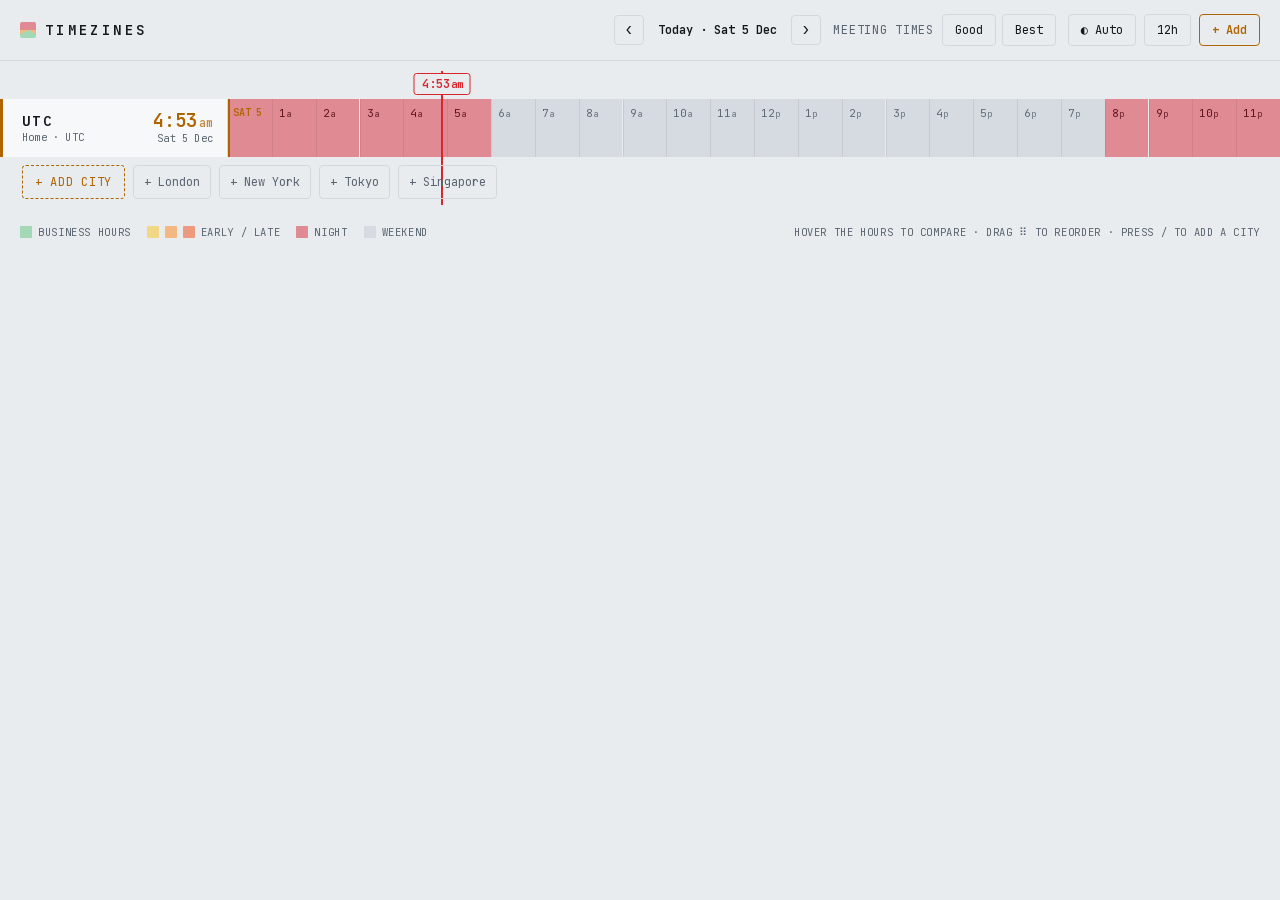
<file: index.html>
<!doctype html>
<html lang="en">
<head>
<meta charset="utf-8">
<meta name="viewport" content="width=device-width,initial-scale=1,viewport-fit=cover">
<title>TimeZines</title>
<meta name="description" content="Compare timezones on a 24-hour business-hours heat map. Runs entirely in your browser.">
<meta name="theme-color" content="#e9ecef">
<link rel="manifest" href="manifest.webmanifest">
<link rel="icon" href="icon.svg" type="image/svg+xml">
<link rel="apple-touch-icon" href="icon-180.png">
<meta name="apple-mobile-web-app-capable" content="yes">
<meta name="apple-mobile-web-app-status-bar-style" content="default">
<link rel="preload" href="fonts/jetbrains-mono.woff2" as="font" type="font/woff2" crossorigin>
<link rel="stylesheet" href="styles.css">
</head>
<body>
<div class="app" id="app">
  <header class="top" id="top"></header>
  <main class="scroller" id="sc" aria-label="Timeline">
    <div class="grid" id="grid"></div>
  </main>
  <footer class="legend">
    <span><i class="sw c-biz"></i>Business hours</span>
    <span><i class="sw c-o1"></i><i class="sw c-o2"></i><i class="sw c-o3"></i>Early / late</span>
    <span><i class="sw c-night"></i>Night</span>
    <span><i class="sw c-wkd"></i>Weekend</span>
    <span class="hint">Hover the hours to compare · drag ⠿ to reorder · press / to add a city</span>
  </footer>

  <div class="picker" id="picker" hidden>
    <div class="sheet" role="dialog" aria-modal="true" aria-labelledby="ptitle">
      <p class="ptitle" id="ptitle">Add a city</p>
      <div class="ph">
        <input id="q" type="search" placeholder="Type a city or country" autocomplete="off" spellcheck="false" enterkeyhint="go" aria-label="Search cities" aria-controls="results">
        <button data-act="close">Cancel</button>
      </div>
      <ul id="results" role="listbox"></ul>
      <button class="pbtn" id="reset" data-act="reset" hidden></button>
      <button class="pbtn danger" id="remove" data-act="remove" hidden></button>
    </div>
  </div>
</div>
<script src="cities.js"></script>
<script src="app.js"></script>
</body>
</html>
</file>
<file: styles.css>
/* TimeZines — "Board" design. Light by default, dark via system setting or the header toggle. */
@font-face{font-family:"Plex Condensed";font-weight:500;font-display:swap;src:url(fonts/plex-condensed-500.woff2) format("woff2")}
@font-face{font-family:"Plex Condensed";font-weight:600;font-display:swap;src:url(fonts/plex-condensed-600.woff2) format("woff2")}
@font-face{font-family:"JetBrains Mono";font-weight:400 700;font-display:swap;src:url(fonts/jetbrains-mono.woff2) format("woff2")}

:root{
  --font:"Plex Condensed","IBM Plex Sans Condensed","Arial Narrow",system-ui,sans-serif;
  --mono:"JetBrains Mono",ui-monospace,"SF Mono",Menlo,Consolas,monospace;
  --labelW:228px; --minHour:42px; --rowH:58px; --rowGap:2px;

  --bg:#e9ecef; --surface:#f7f8f9; --fg:#14181d; --muted:#5b6571; --line:#d3d8de; --accent:#b06400; --now:#d8262c;
  --biz:#a2d8b6; --o1:#f2d784; --o2:#f3b87f; --o3:#ee997d; --night:#e08a93; --wkd:#d6dbe1;
  --biz-t:#0c4d2e; --o1-t:#5c4300; --o2-t:#63330a; --o3-t:#66200f; --night-t:#5e1420; --wkd-t:#5f6975;
  --off:#14181d; --off-t:#4a525c;
  --tick:rgb(20 24 29/.08); --chip-t:#fff; --glow:transparent; --scrim:rgb(10 14 20/.35); --shadow:rgb(10 14 20/.18);
  color-scheme:light;
}
@media (prefers-color-scheme:dark){:root:not([data-mode="light"]){
  --bg:#090b0e; --surface:#10141a; --fg:#d7dde5; --muted:#6c7785; --line:#1d242c; --accent:#ffb547; --now:#ff4545;
  --biz:#1b7149; --o1:#7a6214; --o2:#854918; --o3:#82331d; --night:#5c1d26; --wkd:#20272e;
  --biz-t:#bdeed3; --o1-t:#f8e2a0; --o2-t:#f8cba8; --o3-t:#f7bcab; --night-t:#f0aab4; --wkd-t:#828d99;
  --off:#000; --off-t:#3a424c;
  --tick:rgb(255 255 255/.06); --chip-t:#1a1205; --glow:var(--now); --scrim:rgb(0 0 0/.6); --shadow:rgb(0 0 0/.5);
  color-scheme:dark}}
:root[data-mode="dark"]{
  --bg:#090b0e; --surface:#10141a; --fg:#d7dde5; --muted:#6c7785; --line:#1d242c; --accent:#ffb547; --now:#ff4545;
  --biz:#1b7149; --o1:#7a6214; --o2:#854918; --o3:#82331d; --night:#5c1d26; --wkd:#20272e;
  --biz-t:#bdeed3; --o1-t:#f8e2a0; --o2-t:#f8cba8; --o3-t:#f7bcab; --night-t:#f0aab4; --wkd-t:#828d99;
  --off:#000; --off-t:#3a424c;
  --tick:rgb(255 255 255/.06); --chip-t:#1a1205; --glow:var(--now); --scrim:rgb(0 0 0/.6); --shadow:rgb(0 0 0/.5);
  color-scheme:dark}

*{box-sizing:border-box}
html,body{margin:0;background:var(--bg);color:var(--fg)}
body{font-family:var(--font);font-size:14px;-webkit-font-smoothing:antialiased;-webkit-tap-highlight-color:transparent;
  padding:env(safe-area-inset-top,0px) env(safe-area-inset-right,0px) env(safe-area-inset-bottom,0px) env(safe-area-inset-left,0px)}
[hidden]{display:none!important}
button{font:inherit;color:inherit;cursor:pointer;background:none;border:0;padding:0}
button:focus-visible,input:focus-visible{outline:2px solid var(--accent);outline-offset:2px}
button:disabled{opacity:.4;cursor:not-allowed}

.app{min-height:100vh;min-height:100dvh;display:flex;flex-direction:column}

/* header */
.top{display:flex;align-items:center;flex-wrap:wrap;gap:10px 12px;padding:14px 20px;margin-bottom:10px;border-bottom:1px solid var(--line);
  font-family:var(--mono);font-size:12px;text-transform:uppercase;letter-spacing:.06em}
.brand{display:flex;align-items:center;gap:9px;margin:0 auto 0 0;font-size:14px;font-weight:600;letter-spacing:.24em}
.logo{width:16px;height:16px;border-radius:2px;background:conic-gradient(var(--night) 0 25%,var(--o2) 0 33%,var(--biz) 0 67%,var(--o2) 0 75%,var(--night) 0)}
.day{display:flex;align-items:center;gap:4px}
.arrow{width:30px;height:30px;border:1px solid var(--line);border-radius:4px;font-size:16px;line-height:1;display:grid;place-items:center}
.today{padding:7px 10px;font-weight:600;white-space:nowrap;min-width:9.5em}
.tools{display:flex;gap:8px;align-items:center}
.tbtn{border:1px solid var(--line);border-radius:4px;padding:7px 12px;white-space:nowrap}
.tbtn.add{border-color:var(--accent);color:var(--accent);font-weight:600}
.arrow:hover,.tbtn:hover{background:var(--surface)}
.meet{display:flex;gap:6px;align-items:center}
.mlabel{color:var(--muted);margin-right:2px;white-space:nowrap}
.tbtn.on{background:var(--fg);border-color:var(--fg);color:var(--bg);font-weight:600}
.tbtn.on:hover{background:var(--fg)}
.tbtn.clear{padding:7px 10px;color:var(--muted)}

/* timeline */
.scroller{overflow-x:auto;overflow-y:hidden;overscroll-behavior-x:contain;scrollbar-width:thin;padding-bottom:6px;flex:none}
.grid{position:relative;display:flex;flex-direction:column;gap:var(--rowGap)}
.row{display:flex;height:var(--rowH);position:relative;transition:transform .15s ease}
.row.dragging{transition:none;z-index:6;box-shadow:0 8px 24px var(--shadow)}
.row.gutter{height:26px;margin-bottom:calc(2px - var(--rowGap))}
.label{position:sticky;left:0;z-index:3;flex:0 0 var(--labelW);width:var(--labelW);background:var(--surface);border-right:1px solid var(--line);
  display:grid;grid-template-columns:minmax(0,1fr) auto;align-items:center;column-gap:8px;padding:0 14px 0 22px}
.gutter .label{background:var(--bg);border-right-color:transparent}
.home .label{box-shadow:inset 3px 0 0 var(--accent)}
.city{text-align:left;display:flex;flex-direction:column;min-width:0;padding:4px 0}
.name{display:flex;align-items:center;gap:6px;font-size:14px;font-weight:600;text-transform:uppercase;letter-spacing:.09em;white-space:nowrap;overflow:hidden;text-overflow:ellipsis}
.name span{overflow:hidden;text-overflow:ellipsis}
.name em{flex:none;font-style:normal;font-family:var(--mono);font-size:9px;letter-spacing:.06em;color:var(--accent);border:1px solid var(--accent);border-radius:3px;padding:1px 4px}
.meta,.date{font-family:var(--mono);font-size:10.5px;letter-spacing:.02em;color:var(--muted);white-space:nowrap;overflow:hidden;text-overflow:ellipsis}
.clock{display:flex;flex-direction:column;align-items:flex-end}
.time{font-family:var(--mono);font-size:19px;font-weight:600;color:var(--accent);font-variant-numeric:tabular-nums;line-height:1.1;white-space:nowrap}
.time small{font-size:.6em;margin-left:2px;font-weight:500;opacity:.75}
.grip{position:absolute;left:3px;top:50%;transform:translateY(-50%);width:16px;height:32px;display:grid;place-items:center;color:var(--muted);
  font-size:13px;cursor:grab;touch-action:none;opacity:.45;user-select:none}
.row:hover .grip{opacity:1}
.dragging .grip{cursor:grabbing}
.del{position:absolute;top:3px;right:4px;width:20px;height:20px;border-radius:3px;font-size:14px;line-height:20px;text-align:center;color:var(--muted);opacity:0;transition:opacity .15s}
.row:hover .del,.del:focus-visible{opacity:1}
.del:hover{background:var(--line);color:var(--fg)}
@media (hover:none){.grip{opacity:.7}}

.track{position:relative;flex:none;height:100%}
.b{position:absolute;top:0;bottom:0;display:flex;align-items:flex-start;padding:7px 0 0 7px;overflow:hidden;white-space:nowrap;
  color:var(--ht);font-family:var(--mono);font-size:11px;font-variant-numeric:tabular-nums}
.b::before{content:"";position:absolute;inset:0;background:var(--hc);border-left:1px solid var(--tick)}
.b span{position:relative}
.b small{font-size:.85em;opacity:.85}
.b.mid{color:var(--accent);font-weight:600;text-transform:uppercase;font-size:10px;padding-left:5px;letter-spacing:-.02em}
.b.mid::before{border-left:2px solid var(--accent)}
.c-biz{--hc:var(--biz);--ht:var(--biz-t)} .c-o1{--hc:var(--o1);--ht:var(--o1-t)} .c-o2{--hc:var(--o2);--ht:var(--o2-t)}
.c-o3{--hc:var(--o3);--ht:var(--o3-t)} .c-night{--hc:var(--night);--ht:var(--night-t)} .c-wkd{--hc:var(--wkd);--ht:var(--wkd-t)}
/* Meeting times: "good" blacks out night, "best" leaves only business hours. */
[data-meet="good"] .b.c-night,[data-meet="best"] .b:not(.c-biz){--hc:var(--off);--ht:var(--off-t)}
.b::before{transition:background-color .2s ease}

.now{position:absolute;top:0;bottom:0;width:2px;margin-left:-1px;background:var(--now);box-shadow:0 0 14px 1px var(--glow);z-index:2;pointer-events:none}
.now i{position:absolute;top:2px;left:50%;transform:translateX(-50%);font-style:normal;font-family:var(--mono);font-size:12px;font-weight:600;white-space:nowrap;
  padding:2px 7px;border:1px solid var(--now);border-radius:3px;background:var(--bg);color:var(--now);font-variant-numeric:tabular-nums}
.now i small{font-size:.85em;margin-left:1px}
.cursor{position:absolute;top:26px;bottom:0;width:0;margin-left:-1px;border-left:2px dashed var(--accent);opacity:.8;z-index:2;pointer-events:none}
.chip{position:absolute;top:50%;z-index:2;transform:translate(-50%,-50%);background:var(--accent);color:var(--chip-t);font-family:var(--mono);font-size:12px;font-weight:600;
  padding:4px 8px;border-radius:3px;white-space:nowrap;pointer-events:none;font-variant-numeric:tabular-nums;box-shadow:0 3px 10px var(--shadow)}
.chip small{font-size:.85em;margin-left:1px}
.chip b{font-weight:400;opacity:.75;margin-left:5px}

.addrow{height:46px}
.addrow .label{border-right:0;background:transparent;display:flex;align-items:center;gap:8px;padding:0 14px 0 22px;width:auto;flex:none;max-width:100vw;overflow:hidden}
.sugg{font-family:var(--mono);font-size:12px;color:var(--muted);border:1px solid var(--line);border-radius:4px;padding:8px 10px;white-space:nowrap}
.sugg:hover{color:var(--fg);background:var(--surface)}
.addbtn{font-family:var(--mono);font-size:12px;text-transform:uppercase;letter-spacing:.06em;color:var(--accent);border:1px dashed var(--accent);border-radius:4px;padding:8px 12px;white-space:nowrap}
.addbtn:hover{background:var(--surface)}
.addrow .full{font-family:var(--mono);font-size:11px;color:var(--muted);text-transform:uppercase;letter-spacing:.06em;white-space:nowrap}

.legend{display:flex;flex-wrap:wrap;align-items:center;gap:8px 16px;padding:14px 20px 22px;
  font-family:var(--mono);font-size:10.5px;text-transform:uppercase;letter-spacing:.06em;color:var(--muted)}
.legend span{display:flex;align-items:center;gap:6px}
.sw{width:12px;height:12px;border-radius:1px;background:var(--hc)}
.hint{margin-left:auto}

/* city picker */
.picker{position:fixed;inset:0;z-index:20;background:var(--scrim);display:flex;justify-content:center;align-items:flex-start;
  padding:max(64px,calc(env(safe-area-inset-top,0px) + 24px)) 16px 16px}
.sheet{width:min(460px,100%);max-height:calc(100dvh - 96px);background:var(--surface);color:var(--fg);border:1px solid var(--line);border-radius:6px;
  box-shadow:0 24px 70px var(--shadow);overflow:hidden;display:flex;flex-direction:column}
.ptitle{margin:0;padding:14px 16px 0;font-family:var(--mono);font-size:11px;font-weight:600;letter-spacing:.08em;text-transform:uppercase;color:var(--muted)}
.ph{display:flex;gap:8px;align-items:center;padding:6px 10px 10px 8px;border-bottom:1px solid var(--line)}
#q{flex:1;min-width:0;font:inherit;font-size:18px;background:transparent;color:var(--fg);border:0;outline:0;padding:8px}
#q::placeholder{color:var(--muted)}
#q::-webkit-search-cancel-button{display:none}
.ph button{font-family:var(--mono);font-size:12px;text-transform:uppercase;letter-spacing:.06em;color:var(--accent);padding:6px 8px}
#results{list-style:none;margin:0;padding:6px;overflow:auto;flex:1 1 auto}
#results button{width:100%;display:grid;grid-template-columns:minmax(0,1fr) auto;gap:1px 12px;text-align:left;padding:9px 10px;border-radius:4px}
#results button.on,#results button:hover{background:color-mix(in srgb,var(--accent) 14%,transparent)}
.r-name{font-weight:600;font-size:15px;overflow:hidden;text-overflow:ellipsis;white-space:nowrap}
.r-sub{font-family:var(--mono);font-size:11px;color:var(--muted);overflow:hidden;text-overflow:ellipsis;white-space:nowrap}
.r-time{grid-row:1/3;grid-column:2;align-self:center;text-align:right;font-family:var(--mono);font-weight:600;color:var(--accent);font-variant-numeric:tabular-nums}
.r-time small{font-size:.8em}
.r-time em{display:block;font-style:normal;font-size:10.5px;font-weight:400;color:var(--muted)}
.empty{padding:14px;color:var(--muted)}
.pbtn{margin:0 12px 12px;padding:11px;border-radius:4px;font-family:var(--mono);font-size:12px;text-transform:uppercase;letter-spacing:.06em;border:1px solid var(--line)}
#reset{margin-top:4px}
.pbtn.danger{color:var(--now);border-color:color-mix(in srgb,var(--now) 45%,transparent)}
.pbtn:hover{background:var(--bg)}

/* phone */
@media (max-width:640px){
  :root{--labelW:108px;--minHour:46px;--rowH:54px}
  .top{padding:12px 14px;gap:10px}
  .brand{font-size:13px;letter-spacing:.18em}
  .day{order:3;width:100%;justify-content:space-between}
  .meet{order:4;width:100%}
  .meet .mlabel{margin-right:auto}
  .today{flex:1;text-align:center}
  .label{padding:0 6px 0 18px;grid-template-columns:minmax(0,1fr);align-content:center}
  .meta,.date,.del,.legend .hint{display:none}
  .clock{align-items:flex-start}
  .city{padding:0}
  .name{font-size:12px;letter-spacing:.06em}
  .name em{display:none}
  .time{font-size:15px}
  .grip{left:1px;width:14px}
  .addrow .label{padding:0 6px 0 10px}
  .addbtn{padding:8px 10px}
  .legend{padding:12px 14px 18px}
}
@media (prefers-reduced-motion:reduce){*{transition:none!important;scroll-behavior:auto!important}}
</file>
